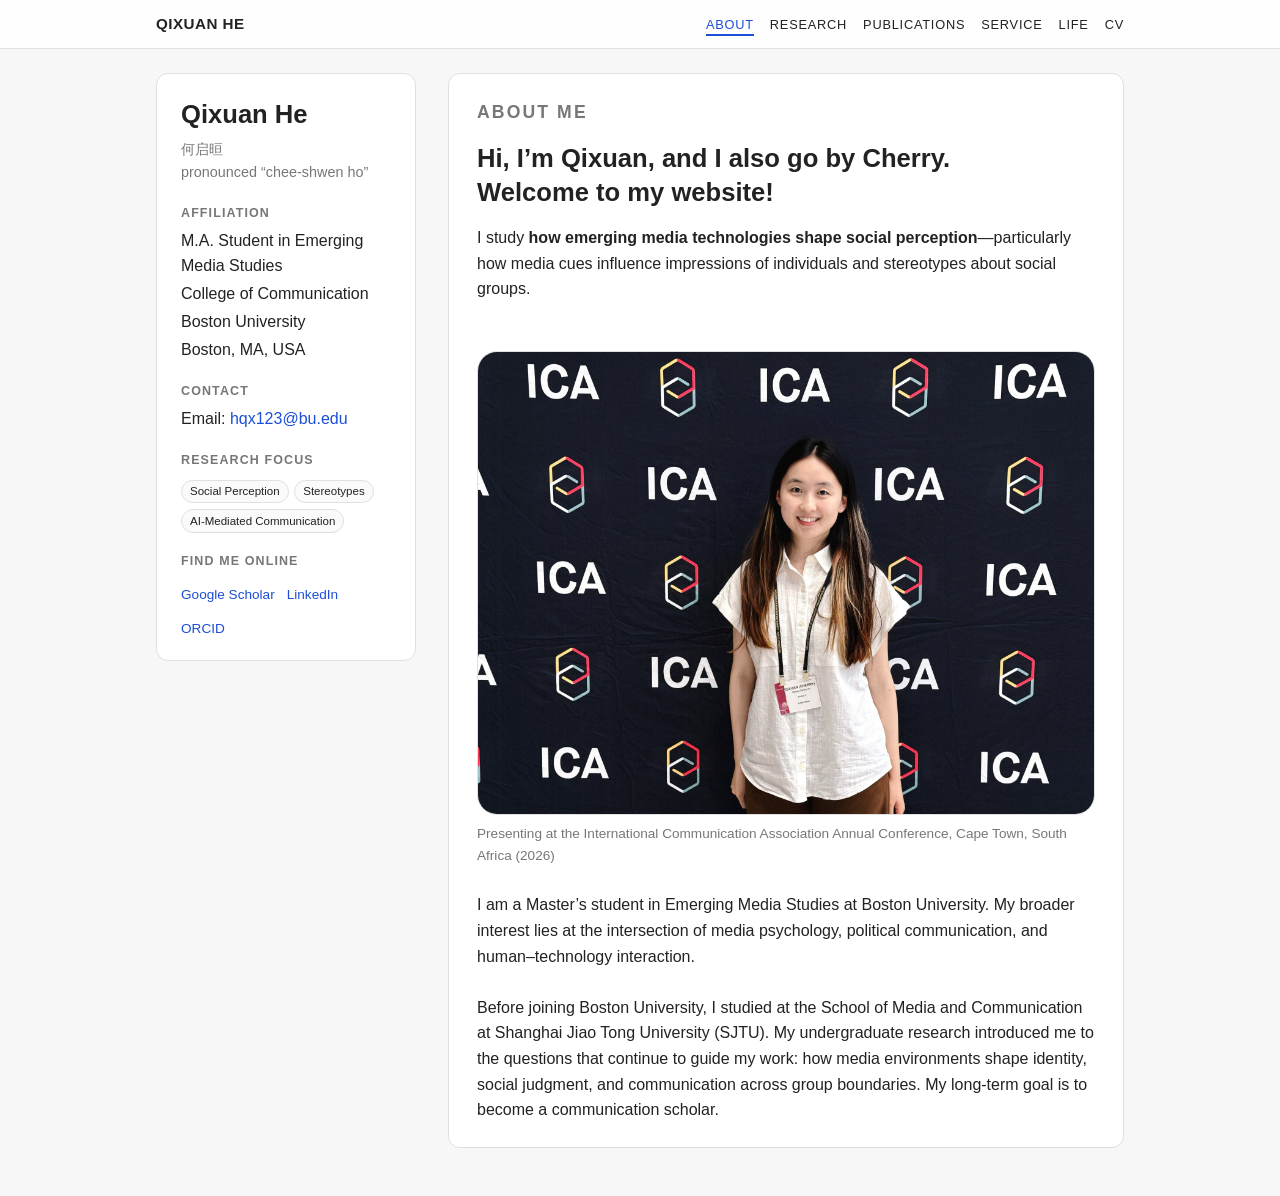
<file: index.html>
<!DOCTYPE html>
<html lang="en">
<head>
  <meta charset="UTF-8">

  <!--
    AI tools (ChatGPT) were used to help refine the wording and write
    the script connecting the navigation links to each section.
  -->

  <title>Qixuan (Cherry) He</title>

  <meta
    name="description"
    content="Qixuan He studies how emerging media technologies shape social perception, impression formation, and stereotypes."
  >

  <meta name="viewport" content="width=device-width, initial-scale=1.0">

  <link rel="stylesheet" href="style.css">
</head>

<body>

  <!-- Top navigation -->
  <header>
    <div class="nav-top">

      <div class="nav-name">QIXUAN HE</div>

      <nav>
        <ul>
          <li><a href="#about" class="nav-link active">About</a></li>
          <li><a href="#research" class="nav-link">Research</a></li>
          <li><a href="#publications" class="nav-link">Publications</a></li>
          <li><a href="#experience" class="nav-link">Service</a></li>
          <li><a href="#travel" class="nav-link">Life</a></li>

          <li>
            <a href="cv_qixuan_he_0907.pdf">CV</a>
          </li>
         </ul>
      </nav>

    </div>
  </header>


  <!-- Main body -->
  <main>

    <!-- Sidebar -->
    <aside class="sidebar">

      <h1>Qixuan He</h1>

      <div class="chinesename">
        何启晅
        <br>pronounced “chee-shwen ho”
      </div>

      <h2>Affiliation</h2>

      <p>M.A. Student in Emerging Media Studies</p>
      <p>College of Communication</p>
      <p>Boston University</p>
      <p>Boston, MA, USA</p>


      <h2>Contact</h2>

      <p>
        Email:
        <a href="mailto:hqx123@bu.edu">
          hqx123@bu.edu
        </a>
      </p>


      <h2>Research Focus</h2>

      <div class="tags">
        <span class="tag">Social Perception</span>
        <span class="tag">Stereotypes</span>
        <span class="tag">AI-Mediated Communication</span>
      </div>



      <h2>Find Me Online</h2>

      <div class="social-links">

        <a
          href="https://scholar.google.com/citations?user=4QlmQzgAAAAJ&hl=en"
          target="_blank"
          rel="noopener"
        >
          Google Scholar
        </a>

        <a
          href="https://www.linkedin.com/in/qixuan-cherry-he-9187a5327/"
          target="_blank"
          rel="noopener"
        >
          LinkedIn
        </a>

        <a
          href="https://orcid.org/0009-0003-0869-8642"
          target="_blank"
          rel="noopener"
        >
          ORCID
        </a>

      </div>

    </aside>


    <!-- Main content -->
    <div class="content">


      <!-- ABOUT -->
      <section id="about" class="content-section active">

        <h1>About Me</h1>

        <h3 class="welcome">
          Hi, I’m Qixuan, and I also go by Cherry.<br>
          Welcome to my website!
        </h3>
        
        <p>
          I study <strong>how emerging media technologies shape social perception</strong>—particularly
          how media cues influence impressions of individuals and stereotypes
          about social groups. 
        </p>

        <br>

        <img
          src="conference2.jpg"
          alt="Qixuan He presenting research at the ICA Annual Conference"
          class="single-photo"
        >

        <p class="item-meta" style="margin-top: 6px;">
          Presenting at the International Communication Association Annual Conference,
          Cape Town, South Africa (2026)
        </p>
  <p>
          <br> I am a Master’s student in Emerging Media Studies at Boston University.
          My broader interest lies at the intersection of media psychology, political communication,
          and human–technology interaction. 
        </p>
        <p>
          <br>
          Before joining Boston University, I studied at the School of Media and
          Communication at Shanghai Jiao Tong University (SJTU). My undergraduate research
          introduced me to the questions that continue to guide my work: how media
          environments shape identity, social judgment, and communication across
          group boundaries. My long-term goal is to become a communication scholar.
        </p>

      </section>


      <!-- RESEARCH -->
<section id="research" class="content-section">

  <h1>Research</h1>

  <!-- Research subpage navigation -->
  <div class="research-subnav" role="tablist" aria-label="Research sections">

    <button
      type="button"
      class="research-tab active"
      data-research-page="research-agenda-page"
      role="tab"
      aria-selected="true"
    >
      Research Agenda
    </button>

    <button
      type="button"
      class="research-tab"
      data-research-page="research-projects-page"
      role="tab"
      aria-selected="false"
    >
      Research Projects
    </button>

    <button
      type="button"
      class="research-tab"
      data-research-page="research-methods-page"
      role="tab"
      aria-selected="false"
    >
      Research Methods
    </button>

  </div>


  <!-- RESEARCH AGENDA SUBPAGE -->
  <div
    id="research-agenda-page"
    class="research-subpage active"
    role="tabpanel"
  >

    <ul class="section-list">

      <li class="research-agenda">

        <div class="item-title">
          Research Agenda
        </div>

        <p>
          My research examines how emerging media technologies shape the ways
          people perceive and evaluate social others. At the individual level,
          I study how technological and message cues influence impression
          formation and stereotype-based judgment. At the societal level, I
          investigate how representations of social groups are produced,
          circulated, and contested in digital public discourse.
        </p>

        <p>
          Across these levels, I ask when mediated communication reproduces
          existing social inequalities and when it creates opportunities to
          disrupt them. I address these questions through experimental,
          computational, survey, and qualitative methods.
        </p>


        <div class="research-question">

          <strong>
            Question 1 · Impression Formation
          </strong>

          <p>
            How do technological and message cues shape perceptions of
            individuals?
          </p>

        </div>


        <div class="research-question">

          <strong>
            Question 2 · Stereotype Formation and Circulation
          </strong>

          <p>
            How are representations of social groups constructed and
            circulated through media environments?
          </p>

        </div>


        <div class="research-question">

          <strong>
            Question 3 · Social Consequences
          </strong>

          <p>
            When do mediated perceptions reproduce or disrupt social
            inequality?
          </p>

        </div>

      </li>


      <li>

        <div class="item-title">
          Long-Term Goal
        </div>

        <p>
          My long-term goal is to become a communication scholar who connects
          psychological mechanisms with broader social and communicative
          processes. I hope to explain how emerging technologies shape
          perceptions of individuals and groups—and when those technologies
          reinforce or disrupt social inequality.
        </p>

      </li>


      <li>

        <div class="item-title">
          Doctoral Training
        </div>

        <div class="item-meta">
          I hope to pursue doctoral training in communication, with an emphasis
          on social perception, media psychology, political communication, and
          AI-mediated communication.
        </div>

      </li>


      <li>

        <div class="item-title">
          Theoretical Contribution
        </div>

        <div class="item-meta">
          I aim to develop a multilevel account of mediated social perception
          that connects individual impression formation with the production
          and circulation of group stereotypes in digital environments.
        </div>

      </li>


      <li>

        <div class="item-title">
          Social Contribution
        </div>

        <div class="item-meta">
          I hope to produce research that helps explain and reduce
          stereotype-based judgment, supports communication across group
          boundaries, and informs more equitable technology and media
          practices.
        </div>

      </li>


      <li>

        <p>
          I welcome conversations and collaborations with researchers across
          disciplines. If you would like to discuss shared research interests,
          please reach out:

          <a href="mailto:hqx123@bu.edu">
            hqx123@bu.edu
          </a>.
        </p>

      </li>

    </ul>

  </div>


  <!-- RESEARCH PROJECTS SUBPAGE -->
  <div
    id="research-projects-page"
    class="research-subpage"
    role="tabpanel"
  >

    <ul class="section-list">


      <!-- Flagship project -->
      <li class="featured-project">

        <div class="featured-label">
          Flagship Project
        </div>

        <div class="item-title">
          Master’s Thesis
        </div>

        <h3 class="project-name">
          AI-Mediated Impressions of Women Political Candidates
        </h3>

        <div class="item-meta">
          Principal Investigator (2025–present) · Boston University ·
          STAR Lab (Dr. Joshua Baldwin)
        </div>


        <div class="project-detail">

          <strong>Research Question</strong>

          <p>
            How do AI source cues interact with gendered warmth and competence
            information to shape political impression formation?
          </p>

        </div>


        <div class="project-detail">

          <strong>Theoretical Framework</strong>

          <p>
            Stereotype Content Model · Machine Heuristic ·
            Technology-Mediated Communication
          </p>

        </div>


        <div class="project-detail">

          <strong>Method</strong>

          <p>
            Online experiment · Candidate evaluation ·
            Reaction-time measurement
          </p>

        </div>


        <div class="project-detail">

          <strong>Overview</strong>

          <p>
            My master’s thesis examines how news emphasis on warmth and
            competence, AI-versus-human source cues, and AI-related heuristics
            jointly shape impressions of women political candidates. The study
            distinguishes between audiences’ explicit evaluations and the
            accessibility of stereotype-related attitudes.
          </p>

        </div>


        <div class="project-detail">

          <strong>Status</strong>

          <p>
            Data collection and manuscript preparation
          </p>

        </div>

      </li>


      <!-- Current research -->
      <li class="project-group-heading">

        <div class="item-title">
          Current Research at Boston University
        </div>

      </li>


      <li>

        <div class="item-title">

          <em>
            Research 1 · Gendered Evaluations in AI-Mediated Communication
          </em>

        </div>

        <div class="item-meta">
          Principal Investigator (2025–present) · Boston University ·
          STAR Lab (Dr. Joshua Baldwin)
        </div>

        <p>
          In a related project, I examine how people evaluate women engineering
          professionals on social media. The study compares evaluations of women
          and men and tests whether content attributed to AI creators produces
          different judgments from content attributed to human authors. The
          project measures implicit attitudes using the Implicit Association
          Test alongside explicit evaluations.
        </p>

      </li>


      <li>

        <div class="item-title">

          <em>
            Research 2 · Platformed Perceptions of Chinese International
            Students
          </em>

        </div>

        <div class="item-meta">
          Research Assistant (2026–present) · Boston University ·

          <a
            href="https://www.jiangcrsi.com"
            target="_blank"
            rel="noopener"
          >
            CRSI Lab
          </a>

          (Dr. Xiaoya Jiang)
        </div>

        <p>
          I lead a computational project examining how stereotypes and threat
          narratives about Chinese international students are produced and
          circulated in U.S. online discourse. Through human coding and
          computational text analysis, the project identifies recurring frames
          related to prejudice, national identity, and intergroup perception
          and traces how these representations develop over time.
        </p>

      </li>


      <!-- Previous research -->
      <li class="project-group-heading">

        <div class="item-title">
          Previous Research at Shanghai Jiao Tong University
        </div>

        <p class="section-introduction">
          These earlier and collaborative projects provided the conceptual and
          methodological foundations for my current research program.
        </p>

      </li>


      <li>

        <div class="item-title">

          <em>
            Related Project 1 · Platformed Motherhood on Chinese Social Media
          </em>

        </div>

        <div class="item-meta">
          Researcher (2023–2024) · Shanghai Jiao Tong University ·
          Dr. Dong Zhou
        </div>

        <p>
          Drawing on interviews with women working in China’s short-video
          industry, I examined how mom influencers pursue entrepreneurial
          opportunities while navigating platform precarity and gendered
          expectations of care, femininity, and motherhood. This work first led
          me to consider how platforms structure the conditions under which
          social identities become visible, recognizable, and evaluated.
        </p>

      </li>


      <li>

        <div class="item-title">

          <em>
            Related Project 2 · Emerging Technology and Entertainment
            Experiences
          </em>

        </div>

        <div class="item-meta">
          Researcher (2022–2024) · Shanghai Jiao Tong University ·
          Dr. Yitong Huang
        </div>

        <p>
          My earlier collaborative research examined how emerging media
          experiences, including immersive heritage experiences and esports
          participation, contribute to entertainment gratifications and
          psychological well-being. I contributed to survey design, data
          collection, statistical analysis, and manuscript development.
        </p>

        <p>
          These projects provided my foundation in research methods while
          broadening my understanding of the positive outcomes of mediated
          experience.
        </p>

      </li>

    </ul>

  </div>


  <!-- RESEARCH METHODS SUBPAGE -->
  <div
    id="research-methods-page"
    class="research-subpage"
    role="tabpanel"
  >

    <ul class="section-list">

      <li class="methods-section">

        <div class="item-title">
          Research Methods
        </div>

        <p class="section-introduction">
          I use multiple methods to connect individual psychological mechanisms
          with broader communicative processes.
        </p>


        <div class="method-group">

          <strong>Experimental</strong>

          <p>
            Online and laboratory experiments · Reaction-time measures ·
            Implicit attitudes · Psychophysiological responses
          </p>

          <span class="method-tools">
            Qualtrics · PsychoPy · Pavlovia · iMotions · Shimmer GSR+
          </span>

        </div>


        <div class="method-group">

          <strong>Computational</strong>

          <p>
            Computational text analysis · Topic modeling · Sentiment analysis ·
            Time-series analysis
          </p>

          <span class="method-tools">
            Python · R
          </span>

        </div>


        <div class="method-group">

          <strong>Survey</strong>

          <p>
            Survey design · Regression analysis ·
            Structural equation modeling
          </p>

          <span class="method-tools">
            Qualtrics · SPSS · Stata · R · AMOS
          </span>

        </div>


        <div class="method-group">

          <strong>Qualitative</strong>

          <p>
            In-depth interviews · Focus groups · Grounded theory ·
            Thematic analysis
          </p>

          <span class="method-tools">
            NVivo
          </span>

        </div>

      </li>

    </ul>

  </div>

</section>


      <!-- PUBLICATIONS -->
      <section id="publications" class="content-section">

        <h1>Publications</h1>

        <ul class="section-list">


          <li>

            <div class="item-title">
              Peer-Reviewed Journal Articles
            </div>

            <div class="item-meta publication-entry">

              Huang, Y., <strong>He, Q.</strong>, & Li, B. (2025).
              Cultural participation and psychological wellbeing:
              The mediating role of transcendence.
              <em>
                Humanities and Social Sciences Communications, 12(1)
              </em>,
              1–11.

              <a
                href="https://doi.org/10.1057/s41599-025-05691-1"
                target="_blank"
                rel="noopener"
              >
                https://doi.org/10.1057/s41599-025-05691-1
              </a>

            </div>


            <div class="item-meta publication-entry">

              Zhou, D., Xu, Y., & <strong>He, Q.</strong> (2023).
              New media use and mental health of married women:
              Mediating effects of marital quality.
              <em>Healthcare, 11(21)</em>, 2909.

              <a
                href="https://doi.org/10.3390/healthcare11212909"
                target="_blank"
                rel="noopener"
              >
                https://doi.org/10.3390/healthcare11212909
              </a>

            </div>

          </li>


          <li>

            <div class="item-title">
              Peer-Reviewed Conference Presentations
            </div>


            <div class="item-meta publication-entry">

              Liu, C., & <strong>He, Q.</strong> (2026, August).

              <em>
                When art meets ecology: The moralization of the Himalaya firework
                display as an environmental spectacle on Chinese social media.
              </em>

              Poster presented at the Association for Education in Journalism and
              Mass Communication Annual Conference, Communicating Science, Health,
              Environment, and Risk Division, New Orleans, USA.

            </div>


            <div class="item-meta publication-entry">

              Chen, S., <strong>He, Q.</strong>, & Hu, X. (2026, August).

              <em>
                Digital infrastructure as the E in E-Governance:
                A scoping review.
              </em>

              Poster presented at the Association for Education in Journalism and
              Mass Communication Annual Conference, Communication Technology
              Division, New Orleans, USA.

            </div>


            <div class="item-meta publication-entry">

              <strong>He, Q.</strong> (2026, June).

              <em>
                “I want to balance care and clicks”:
                Negotiated empowerment among grassroots mom influencers in China.
              </em>

              Paper presented at the International Communication Association
              Annual Conference, Feminist Scholarship Division,
              Cape Town, South Africa.

            </div>


            <div class="item-meta publication-entry">

              Chen, J., & <strong>He, Q.</strong> (2026, March).

              <em>
                “He made a mistake that every man would make, but she is a sl*t”:
                Gendered discourse in political sex scandals on Reddit.
              </em>

              Paper accepted for presentation at the Association for Education in
              Journalism and Mass Communication Midwinter Conference,
              Political Communication Division.

            </div>


            <div class="item-meta publication-entry">

              Baldwin, J., Hahn, L., Novozhilova, E., Andreeva, I.,
              Guvelioglu, L., Jia, D. Y., Taggart, M., Chen, Z.,
              <strong>He, Q.</strong>, Kim, W., Liu, C., & Lyu, A.
              (2026, February).

              <em>
                A scoping review of affective disposition theory of drama.
              </em>

              Paper presented at the Moral Media Conference,
              Gainesville, Florida, USA.

            </div>


            <div class="item-meta publication-entry">

              <strong>He, Q.</strong>, & Huang, Y. (2025, April).

              <em>
                Inspired by civilizational connectedness:
                How extended reality enhances entertainment gratifications
                in heritage experiences.
              </em>

              Poster presented at the SJTU–IAMCR Emerging Media Forum,
              Shanghai, China.

            </div>


            <div class="item-meta publication-entry">

              Zhou, D., <strong>He, Q.</strong>, & Luo, P. (2024, July).

              <em>
                Polarization and convergence:
                Exploring trends and causes of gender ideology changes among
                Chinese women in the digital age.
              </em>

              Paper presented at the Annual Conference of the Chinese Sociological
              Association, Gender Sociology Division, Harbin, China.

            </div>

          </li>


          <li>

            <div class="item-title publication-note">

              <em>
                For manuscript under review, in preperation, and other details, please see my full CV.
              </em>

            </div>

          </li>

        </ul>
      </section>


      <!-- TEACHING -->
      <section id="experience" class="content-section">

        <h1>Teaching & Service</h1>

        <ul class="section-list">


          <li>

            <div class="item-title">
              Teaching
            </div>

            <div class="item-meta">
              Teaching Assistant · Understanding Media · CM 180 ·
              Boston University · 2026
            </div>

          

          </li>


          <li>

            <div class="item-title">
              Conference Service
            </div>

            <div class="item-meta">

              Conference Volunteer · APSA Preconference in Political Communication
              and Politics and Computational Social Science (PaCSS) · 2026

              <br><br>

              Conference Volunteer · BU Center for Media Innovation & Social Impact ·
              Communicating Climate Summit · 2025

            </div>

          </li>


          <li>

            <div class="item-title">
              Community Research and Volunteering
            </div>

            <div class="item-meta">
              Research Interviewer · Chinese Family Panel Studies · 2024
            </div>

            <div class="multi-photos">

              <img
                src="interview1.png"
                alt="Conducting field interviews for the Chinese Family Panel Studies"
              >

              <img
                src="interview%202.png"
                alt="Fieldwork for the Chinese Family Panel Studies"
              >

            </div>


            <div class="item-meta">
              Rural Education Volunteer · Yunnan and Sichuan, China · 2022–2023
            </div>

            <div class="multi-photos">

              <img
                src="volunteer.png"
                alt="Participating in a rural education volunteer program"
              >

              <img
                src="teaching.png"
                alt="Teaching during a rural education volunteer program"
              >

            </div>

          </li>

        </ul>
      </section>


      <!-- LIFE -->
      <section id="travel" class="content-section">

        <h1>Travel & Inspiration</h1>

        <p>
          I am from Gannan Tibetan Autonomous Prefecture (甘南藏族自治州),
          a culturally diverse region on the northeastern edge of the Tibetan
          Plateau in China. Growing up where Tibetan and Han traditions coexist
          in everyday life made me curious about how people from different
          backgrounds communicate, interpret one another, and build shared
          understanding.
        </p>

        <img
          src="gannan.jpg"
          alt="Labrang Monastery in Gannan, China"
          class="single-photo"
        >

        <p class="item-meta" style="margin-top: 6px;">
          Labrang Monastery, Gannan, China (Summer 2026)
        </p>


        <ul class="section-list">

          <li>

            <div class="item-title">
              Exploring Europe
            </div>

            <p>
              During my exchange semester in the Netherlands in 2024, I traveled
              across the country and visited France, Germany, Switzerland, Norway,
              Spain, Portugal, and Belgium. Meeting people from different cultural
              and social backgrounds strengthened my interest in group perception
              and communication.
            </p>

            <p>
              These experiences made the questions behind my research more personal:
              How do people understand those they perceive as different? How do
              stereotypes create distance and conflict? How might communication
              foster recognition, empathy, and mutual understanding?
            </p>

            <br>

            <div class="multi-photos">

              <img src="amsterdam.jpg" alt="Amsterdam">
              <img src="france.jpg" alt="France">
              <img src="UN.jpg" alt="United Nations">
              <img src="museum.jpg" alt="Museum">
              <img src="am2.jpg" alt="Amsterdam">
              <img src="portu.jpg" alt="Portugal">

            </div>

            <p style="margin-top: 1rem;">
              <br>
              <em><strong>More journeys—and more conversations—to come.</strong></em>
            </p>

          </li>

        </ul>
      </section>


     

    </div>
  </main>


  <script>

  // Main navigation: show the selected main section.

  const navLinks = document.querySelectorAll(".nav-link");
  const sections = document.querySelectorAll(".content-section");

  navLinks.forEach((link) => {

    link.addEventListener("click", (event) => {

      event.preventDefault();

      const targetId = link.getAttribute("href").substring(1);

      navLinks.forEach((navLink) => {
        navLink.classList.remove("active");
      });

      link.classList.add("active");

      sections.forEach((section) => {

        if (section.id === targetId) {
          section.classList.add("active");
        } else {
          section.classList.remove("active");
        }

      });

      window.scrollTo({
        top: 0,
        behavior: "smooth"
      });

    });

  });


  // Research navigation: show the selected research subpage.

  const researchTabs = document.querySelectorAll(".research-tab");
  const researchSubpages = document.querySelectorAll(".research-subpage");

  researchTabs.forEach((tab) => {

    tab.addEventListener("click", () => {

      const targetPageId = tab.dataset.researchPage;

      researchTabs.forEach((researchTab) => {

        researchTab.classList.remove("active");
        researchTab.setAttribute("aria-selected", "false");

      });

      researchSubpages.forEach((subpage) => {

        if (subpage.id === targetPageId) {
          subpage.classList.add("active");
        } else {
          subpage.classList.remove("active");
        }

      });

      tab.classList.add("active");
      tab.setAttribute("aria-selected", "true");

    });

  });

</script>

</body>
</html>
</file>
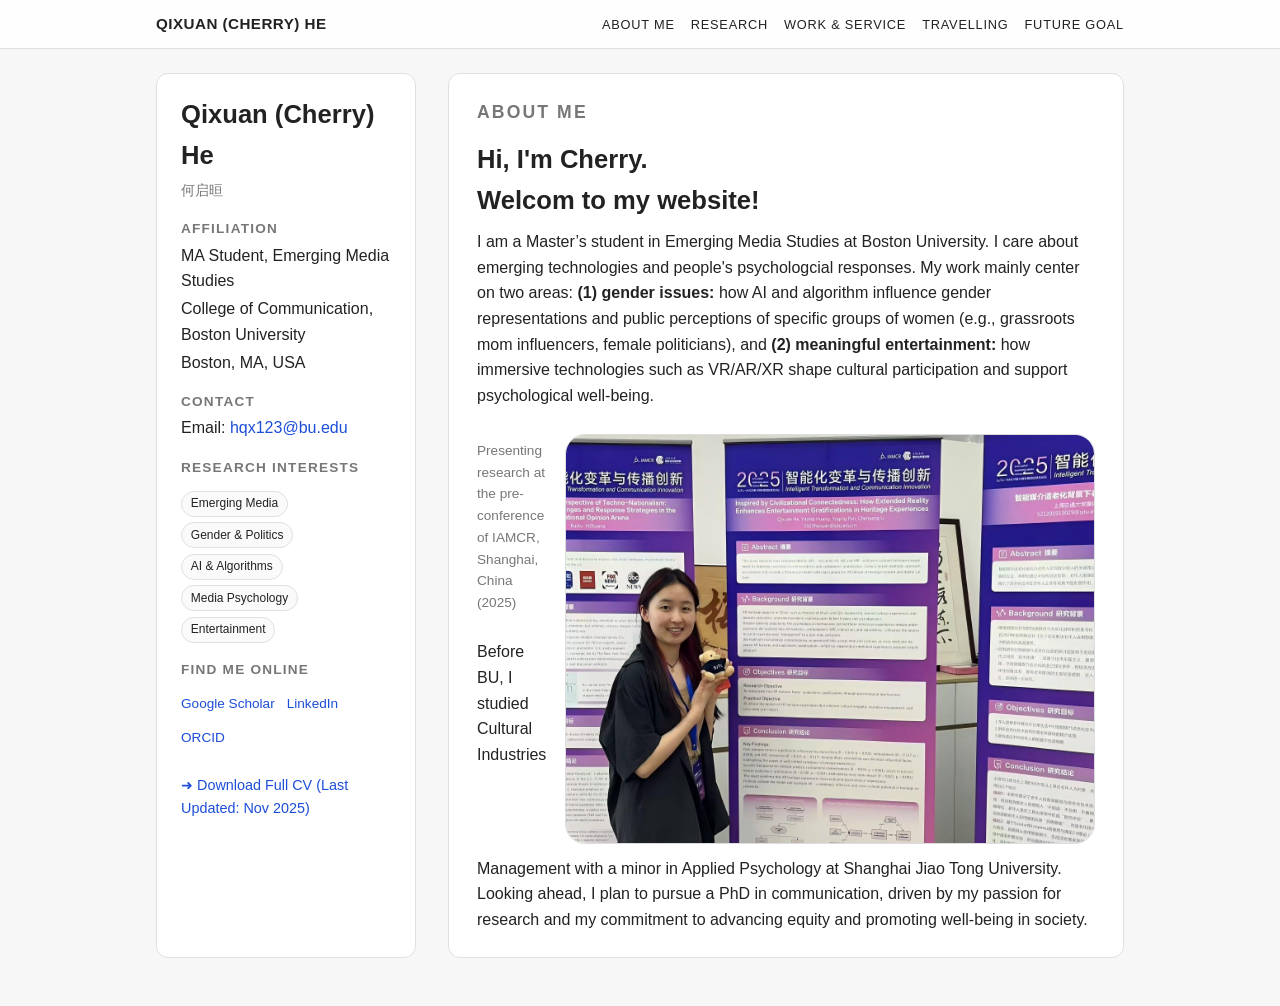
<file: final_cherry.html>
<!DOCTYPE html>
<html lang="en">
<head>
  <meta charset="UTF-8">
 <!-- AI tools (ChatGPT) were used to (1) help with wording, and (2)write "script" part to connect navigation and each page, which is not tought in class but benefits the clarity of the website . -->
  <title>Qixuan (Cherry) He</title>
  <meta name="viewport" content="width=device-width, initial-scale=1.0">

  <!-- style -->
  <link rel="stylesheet" href="final_cherry.css">
</head>
<body>

  <!-- top navigation -->
  <header>
    <div class="nav-top">
      <div class="nav-name">QIXUAN (CHERRY) HE</div>
      <nav>
        <ul>
          <li><a href="#about" class="nav-link">About Me</a></li>
          <li><a href="#research" class="nav-link">Research</a></li>
          <li><a href="#experience" class="nav-link">Work & Service</a></li>
          <li><a href="#travel" class="nav-link">travelling</a></li>
          <li><a href="#future" class="nav-link">Future Goal</a></li>
        </ul>
      </nav>
    </div>
  </header>

  <!-- main body -->
  <main>
    <!-- left information -->
    <aside class="sidebar">
      <h1>Qixuan (Cherry) He</h1>
      <div class="chinesename">何启晅</div>

      <h2>Affiliation</h2>
      <p>MA Student, Emerging Media Studies</p>
      <p>College of Communication, Boston University</p>
      <p>Boston, MA, USA</p>

      <h2>Contact</h2>
      <p>Email: <a href="mailto:hqx123@bu.edu">hqx123@bu.edu</a></p>

      <h2>Research Interests</h2>
      <div class="tags">
        <span class="tag">Emerging Media</span>
        <span class="tag">Gender & Politics</span>
        <span class="tag">AI & Algorithms</span>
        <span class="tag">Media Psychology</span>
        <span class="tag">Entertainment</span>
      </div>

      <h2>Find Me Online</h2>
      <div class="social-links">
        <a href="https://scholar.google.com/citations?user=4QlmQzgAAAAJ&hl=en" target="_blank" rel="noopener">Google Scholar</a>
        <a href="https://www.linkedin.com/in/qixuan-cherry-he-9187a5327/" target="_blank" rel="noopener">LinkedIn</a>
        <a href="https://orcid.org/0009-0003-0869-8642" target="_blank" rel="noopener">ORCID</a>
      </div>
      <br>
      <p class="cv-link">
        <a href="CV_Cherry%20He_RA_1109.pdf" target="_blank" rel="noopener">
          ➜ Download Full CV (Last Updated: Nov 2025)
        </a>
      </p>
    </aside>

    <!-- right information -->
    <div class="content">

    <!-- ABOUT (open page) -->
      <section id="about" class="content-section active">
        <h1>About Me</h1>
     
          <h3 class="welcome">Hi, I'm Cherry.<br> Welcom to my website!</h3>
         
          <p>
           I am a Master’s student in Emerging Media Studies at Boston University. I care about emerging technologies and people's psychologcial responses. My work mainly center on two areas:
<strong>(1) gender issues:</strong> how AI and algorithm influence gender representations and public perceptions of specific groups of women (e.g., grassroots mom influencers, female politicians), and
<strong>(2) meaningful entertainment:</strong> how immersive technologies such as VR/AR/XR shape cultural participation and support psychological well-being.
          </p>
          <br>
          <img src="conference.jpg" alt="cherryconference.jpg" class="single-photo float-right"
              >
          <p class="item-meta" style="margin-top:6px;">
            Presenting research at the pre-conference of IAMCR, Shanghai, China (2025)
          </p>
          <p>
            <br>
            Before BU, I studied Cultural Industries Management with a minor in Applied Psychology at Shanghai Jiao Tong University. Looking ahead, I plan to pursue a PhD in communication, driven by my passion for research and my commitment to advancing equity and promoting well-being in society.
          </p>
  
      </section>


     <!-- RESEARCH -->
<section id="research" class="content-section">
  <h1>Research</h1>

  <ul class="section-list">

    <!-- 1. RESEARCH SKILLS -->
    <li>
      <div class="item-title">Research Skills</div>
      <div class="item-meta">
        <strong>Quantitative:</strong> Experiments, surveys, topic modeling (LDA/BERT), statistical analysis (SPSS, Stata, R, Python)<br>
        <strong>Qualitative:</strong> Grounded theory, in-depth interviews, thematic analysis (NVivo)
      </div>
    </li>


    <!-- 2. RESEARCH PROJECTS -->
    <li style="margin-top: 1.5rem;">
      <div class="item-title">Research Projects</div>
    </li>

    <li>
      <div class="item-title"><em>Project 1 - AI Generated Content & Counter-Stereotypes</em></div>
      <div class="item-meta">
        Principal Investigator (2025–present) · Boston University · STAR Lab (Dr. Joshua Baldwin)
      </div>
      <p>
        Experimental projects examining how AI-generated figures influence audience
        implicit gender-roles attitudes.
      </p>
    </li>

    <li>
      <div class="item-title"><em>Project 2 - Immigration Debates on U.S. Social Media</em></div>
      <div class="item-meta">
        Research Assistant (2025–present) · Boston University · CRCSI Lab (Dr. Xiaoya Jiang)
      </div>
      <p>
        Assisting with coding and analysis of large-scale social media data to understand political polarization,
        misinformation patterns, and thematic framing in online immigration discourse.
      </p>
    </li>

    <li>
      <div class="item-title"><em>Project 3 - New Media Use & Chinese Women’s Well-being</em></div>
      <div class="item-meta">
        Research Assistant (2023–2024) · Shanghai Jiao Tong University · Dr. Dong Zhou
      </div>
      <p>
        Contributed to analyze natioanl survey data and statistical modeling examining how new media use shapes Chinese married women’s
        mental health, with a focus on marital quality as a mediating factor.<br>
    
      </p>
    </li>

    <li>
      <div class="item-title"><em>Project 4 - Emerging Technology & Entertainment Experiences</em></div>
      <div class="item-meta">
        Research Assistant (2022–2024) · Shanghai Jiao Tong University · Dr. Yitong Huang
      </div>
      <p>
        Participated in survey desiagn, data collection, data analysis, paper draft, exploring (1) how cultural participation (active v.s. passive) influence psychological well-being through transendence traits; (2) how immersive technologies
        enhance entertainment gratifications and cultural engagement.
      </p>
    </li>


    <!-- 3. PUBLICATIONS -->
    <li style="margin-top: 1.5rem;">
      <div class="item-title">Publications</div>
    </li>

    <li>
      <div class="item-title"><em>Peer-reviewed Journal Publications</em></div>
      <div class="item-meta">
        Zhou, D., Xu, Y., & <strong>He, Q.</strong> (2023). New Media Use and Mental Health of Married Women: Mediating Effects of Marital Quality. <em>Healthcare, 11(21)</em>, 2909. <a href="https://doi.org/10.3390/healthcare11212909" target="_blank" rel="noopener">https://doi.org/10.3390/healthcare11212909</a> 
      </div>
      <div class="item-meta" style="margin-top: 5px;">
        Huang, Y., <strong>He, Q.</strong>, & Li, B. (2025). Cultural participation and psychological wellbeing: the mediating role of transcendence. <em>Humanities and Social Sciences Communications, 12(1)</em>, 1–11. <a href="https://doi.org/10.1057/s41599-025-05691-1" target="_blank" rel="noopener">https://doi.org/10.1057/s41599-025-05691-1</a> 
      </div>
    </li>

    <li style="margin-top: 1rem;">
      <div class="item-title"><em>Peer-reviewed Conference Presentations</em></div>

      <div class="item-meta">
        Zhou, D., <strong>He, Q.</strong>, & Luo, P. (2024, July). <em>Polarization and Convergence: Exploring Trends and Causes of Gender Ideology Changes among Chinese Women in the Digital Age.</em>  
        Paper presented at the Annual Conference of the Chinese Sociological Association, Harbin, China.
      </div>

      <div class="item-meta" style="margin-top: 5px;">
        <strong>He, Q.</strong>, & Huang, Y. (2025, April). <em>Inspired by Civilizational Connectedness: How Extended Reality Enhances Entertainment Gratifications in Heritage Experiences.</em>  
        Poster presented at the 2025 SJTU–IAMCR Emerging Media Forum, Shanghai, China.
      </div>

      <div class="item-meta" style="margin-top: 5px;">
        <strong>He, Q.</strong> (2026, under review). <em>“I want to balance care and clicks”: Negotiated empowerment among grassroots mom influencers in China.</em>  
        International Communication Association Annual Conference.
      </div>

      <div class="item-meta" style="margin-top: 5px;">
        <strong>He, Q.</strong>, & Liu, C. (2026, under review). <em>When art meets ecology: Public perceptions of the Himalaya Firework Display on Chinese social media.</em>  
        International Communication Association Annual Conference.
      </div>
    </li>

  </ul>
</section>


      <!-- PROFESSIONAL EXPERIENCE -->
      <section id="experience" class="content-section">
        <h1>Professional Experience</h1>
        <ul class="section-list">
          <!-- Skill sets -->
          <li>
            <div class="item-title">Professional Skills </div>
            <div class="item-meta">
              <strong>Develop:</strong> Game design (Claud), web prototyping (Phoenix)<br>
              <strong>Design:</strong> Poster (Canva), UI/UX design(Figma)<br>
              <strong>Analysis:</strong> UI/UX thinking, data analysis (SPSS, Stata, Excel)

            </div>
          </li>
          <!-- Internships -->
          <li>
            <div class="item-title">Internships</div>
            <div class="item-meta">
             Quantitative User Research Intern | Insightworks | Shanghai | 2025
            </div>
            
            <p>
              Involved in user recruiment, experiment data collection and data visualization about several cosmetic products, such as L'Oréal facial cream.
            </p>
            
            <div class="item-meta">
             Healthcare Branding Intern | Hospitals Affiliated with SJTU | Shanghai | 2024
            </div>
            <p>
              Collaborated with medical and communication teams to enhance patient-centered engagement strategies.
            </p>
          </li>

          <!-- Student organization -->
          <li>
            <div class="item-title">Student Leaderships </div>
            <div class="item-meta">
             Head of Student Publicity Department | History Museum of SJTU | 2022-2023
            </div>
            <p>
             (1) Managed the museum’s official website and media platforms, publishing timely news and announcements. (2) Designed promotional materials, produced photos and videos to document and publicize museum events.
            </p>
                <div class="item-meta">
             President of Youth Volunteers Association | SJTU | 2022-2023
            </div>
            <p>
             Coordinated volunteer teams,  liaised with partner organizations, managed event logistics. Successfully organized 10+ volunteer events
            </p>
          </li>

          <!-- Volunteer -->
          <li>
            <div class="item-title">Volunteer Works</div>
            <div class="item-meta">
             Conference Volunteer | BU COM’s Center for Media Innovation & Social Impact (MISI) · “Communicating Climate” Summit | 2025
            </div>
            <br>
            <div class="item-meta">
             National Survey Interviewer | Chinese Family Panel Studies | 2024
              </div>
             <div class="multi-photos">
          <!-- pictures -->
          <img src="interview1.png" alt="Interview photo 1">
          <img src="interview%202.png" alt="Interview photo 2">
        </div>
        
            
          <div class="item-meta">
             Chinese Rural Area Teaching Volunteer | Yunnan, Sichuan Province | 2022-2023
            </div>
            <div class="multi-photos">
          <!-- pictures -->
          <img src="volunteer.png" alt="teaching photo 1">
          <img src="teaching.png" alt="teaching photo 2">
        </div>
             
            
             <div class="item-meta">
             International Marathon Event Volunteer | Shanghai Internatioanl Marathon Events | 2021-2023
            </div>
          </li>

        </ul>
      </section>

     <!-- Travelling -->
<section id="travel" class="content-section">
  <h1>Travelling</h1>



  <p>
    I am from the Tibetan Autonomous Prefecture of Gannan (甘南藏族自治州), a region in northwestern China known for its 
    breathtaking plateau landscapes and cultural richness. Growing up in a place where grasslands stretch toward the horizon, 
    and where Tibetan and Han traditions coexist in everyday life, I developed a natural curiosity for cultures, people, and 
    stories beyond my hometown.
  </p>

  <img src="gannan.jpg" alt="Gannan"
       class="single-photo float-right">
  <p class="item-meta" style="margin-top:6px;">
    Zagana, Gannan, China (Summer 2024)
  </p>

  <ul class="section-list">

    <li>
      <div class="item-title">Exploring Europe</div>
    

      <p>
        During my semester in the Netherlands, I explored many corners of the country—from museums and canals to small towns 
        and nature reserves. Beyond the Netherlands, I visited France, Germany, Switzerland, Norway, Spain, Portugal, and Belgium, 
        each offering its own unique histories, architectures, and ways of living. These travels deepened my interest in how media, 
        culture, and everyday experience shape one another across societies.
      </p>
<br>
      <div class="multi-photos">
        <img src="amsterdam.jpg" alt="Amsterdam">
        <img src="france.jpg" alt="France">
        <img src="UN.jpg" alt="United Nations">
        <img src="museum.jpg" alt="Museum">
        <img src="am2.jpg" alt="Amsterdam photo 2">
        <img src="portu.jpg" alt="Portugal">
      </div>

      <p style="margin-top: 1rem;">
        <em><strong>More journeys to come.</strong></em>
      </p>
    </li>

  </ul>
</section>


      <!-- FUTURE GOAL -->
      <section id="future" class="content-section">
        <h1>Future Goal</h1>
        <p>
          In the long term, I hope to pursue a research-oriented career at the intersection of media psychology,
          political communication, and technology studies.
        </p>
        <p>
         <br> I am committed to pursuing:
        </p>
        <ul class="section-list">
          <li>
            <div class="item-title">PhD  Path</div>
            <div class="item-meta">
              Pursuing a PhD in communication or related fields, focusing on AI-mediated communication and gender issues.
            </div>
          </li>
          <li>
            <div class="item-title">Research Goals</div>
            <div class="item-meta">
              Building empirical and theoretical work on how AI systems represent marginalized groups and how we can
              design fairer, more accountable media technologies.
            </div>
          </li>
          <li>
            <div class="item-title">Social Impact</div>
            <div class="item-meta">
              Bridging Chinese and global perspectives on media, technology, and inequality, and contributing to
              public-facing communication projects that promote equity and understanding.
            </div>
          </li>
        </ul>
        <p> <br>I really welcome collaboration with researchers in different disciplines. If you'd like to discuss my research interests, please reach out:
      <a href="mailto:hqx123@bu.edu" >hqx123@bu.edu</a>.</p>
      </section>

    </div>
  </main>





  <script>
  // Note: I learn this part from ChatGPT.
  // page logic：activate current section
  const navLinks = document.querySelectorAll('.nav-link');
  const sections = document.querySelectorAll('.content-section');

  navLinks.forEach(link => {
    link.addEventListener('click', (e) => {
      e.preventDefault();
      const targetId = link.getAttribute('href').substring(1);

      // update nav activr
      navLinks.forEach(l => l.classList.remove('active'));
      link.classList.add('active');

      // show the section，hide others
      sections.forEach(sec => {
        if (sec.id === targetId) {
          sec.classList.add('active');
        } else {
          sec.classList.remove('active');
        }
      });
    });
  });

</script>

</body>
</html>
</file>
<file: style.css>
:root {
  --bg: #f7f7f7;
  --bg-alt: #ffffff;
  --text: #222222;
  --muted: #777777;
  --accent: #1d4ed8;
  --border: #e0e0e0;
  --max-width: 1000px;
}


/* Reset default browser spacing and ensure consistent sizing */

* {
  box-sizing: border-box;
  margin: 0;
  padding: 0;
}


html {
  scroll-behavior: smooth;
}


body {
  font-family: Geneva, Arial, Helvetica, sans-serif;
  background: var(--bg);
  color: var(--text);
  line-height: 1.6;
}


p {
  font-size: 1rem;
}


a {
  color: var(--accent);
  text-decoration: none;
}


a:hover {
  text-decoration: underline;
}


a:visited {
  color: var(--accent);
}


a:active {
  color: var(--muted);
}


/* Top navigation */

header {
  border-bottom: 1px solid var(--border);
  background: #ffffffcc;
  backdrop-filter: blur(10px);
  position: sticky;
  top: 0;
  z-index: 10;
}


.nav-top {
  max-width: var(--max-width);
  margin: 0 auto;
  padding: 0.75rem 1rem;
  display: flex;
  align-items: center;
  justify-content: space-between;
  gap: 1rem;
}


.nav-name {
  font-weight: 700;
  letter-spacing: 0.03em;
  font-size: 0.95rem;
  white-space: nowrap;
}


nav ul {
  list-style: none;
  display: flex;
  flex-wrap: wrap;
  justify-content: flex-end;
  gap: 1rem;
  font-size: 0.9rem;
}


nav a {
  color: var(--text);
  text-transform: uppercase;
  letter-spacing: 0.06em;
  font-size: 0.8rem;
  padding-bottom: 2px;
  border-bottom: 2px solid transparent;
}


nav a:visited {
  color: var(--text);
}


nav a:hover {
  color: var(--muted);
  text-decoration: none;
}


nav a.active {
  color: var(--accent);
  border-bottom-color: var(--accent);
}


/* Two-column layout: sidebar and main content */

main {
  max-width: var(--max-width);
  margin: 1.5rem auto 3rem;
  padding: 0 1rem;
  display: grid;
  grid-template-columns: minmax(220px, 260px) minmax(0, 1fr);
  gap: 2rem;
}


/* Sidebar */

.sidebar {
  align-self: start;
  background: var(--bg-alt);
  border-radius: 0.75rem;
  padding: 1.25rem 1.5rem;
  border: 1px solid var(--border);
  font-size: 0.9rem;
}


.sidebar h1 {
  font-size: 1.6rem;
  margin-bottom: 0.2rem;
}


.sidebar .chinesename {
  font-size: 0.9rem;
  color: var(--muted);
  margin-bottom: 1rem;
}


.research-identity {
  padding: 0.9rem 0;
  margin-bottom: 0.5rem;
  border-top: 1px solid var(--border);
  border-bottom: 1px solid var(--border);
  font-size: 0.92rem;
  line-height: 1.55;
  font-weight: 500;
}


.sidebar h2 {
  margin-top: 1.2rem;
  margin-bottom: 0.25rem;
  font-weight: 600;
  font-size: 0.78rem;
  text-transform: uppercase;
  letter-spacing: 0.09em;
  color: var(--muted);
}


.sidebar p {
  margin: 0.15rem 0;
}


.sidebar .tags {
  margin-top: 0.55rem;
  display: flex;
  flex-wrap: wrap;
  gap: 0.35rem;
}


.tag {
  font-size: 0.72rem;
  line-height: 1.4;
  padding: 0.18rem 0.5rem;
  border-radius: 999px;
  border: 1px solid var(--border);
  background: #fafafa;
}


.social-links {
  margin-top: 0.75rem;
  display: flex;
  flex-wrap: wrap;
  gap: 0.75rem;
  font-size: 0.85rem;
}


.social-links a {
  display: inline-flex;
  align-items: center;
  gap: 0.25rem;
}


.cv-link {
  margin-top: 1rem !important;
  font-size: 0.9rem;
}


.cv-date {
  color: var(--muted);
  font-size: 0.75rem !important;
}


/* Main content */

.content {
  display: flex;
  flex-direction: column;
  gap: 2rem;
}


/* Hide inactive sections */

.content-section {
  display: none;
  background: var(--bg-alt);
  border-radius: 0.75rem;
  border: 1px solid var(--border);
  padding: 1.5rem 1.75rem;
}


/* Display active section */

.content-section.active {
  display: block;
}


.content-section h1 {
  font-size: 1.1rem;
  text-transform: uppercase;
  letter-spacing: 0.12em;
  margin-bottom: 1rem;
  color: var(--muted);
}


/* About */

.welcome {
  font-size: 1.6rem;
  line-height: 1.3;
  margin-bottom: 1rem;
}


.about-lead {
  font-size: 1.08rem;
  line-height: 1.65;
  font-weight: 600;
  margin-bottom: 0.9rem;
}


/* Lists */

.section-list {
  list-style: none;
  font-size: 0.95rem;
  margin-top: 0.5rem;
}


.section-list li + li {
  margin-top: 1.2rem;
}


.item-title {
  font-weight: 600;
  margin-bottom: 0.25rem;
}


.item-meta {
  font-size: 0.85rem;
  color: var(--muted);
}


.section-introduction {
  color: var(--muted);
  margin-top: 0.4rem;
}


/* Research agenda */

.research-agenda {
  padding-bottom: 1.2rem;
  border-bottom: 1px solid var(--border);
}


.research-agenda > .item-title {
  font-size: 1.25rem;
  margin-bottom: 0.65rem;
}


.research-agenda > p {
  margin-top: 0.75rem;
}


.research-question {
  margin-top: 1rem;
  padding-left: 0.9rem;
  border-left: 3px solid var(--accent);
}


.research-question strong {
  font-size: 0.9rem;
}


.research-question p {
  margin-top: 0.2rem;
  color: var(--muted);
}


/* Flagship thesis project */

.featured-project {
  margin-top: 1.5rem !important;
  padding: 1.25rem;
  background: #f8faff;
  border: 1px solid #cbd8f7;
  border-radius: 0.6rem;
}


.featured-label {
  display: inline-block;
  margin-bottom: 0.5rem;
  color: var(--accent);
  font-size: 0.72rem;
  font-weight: 700;
  text-transform: uppercase;
  letter-spacing: 0.1em;
}


.featured-project > .item-title {
  font-size: 0.85rem;
  color: var(--muted);
  text-transform: uppercase;
  letter-spacing: 0.08em;
}


.project-name {
  margin: 0.25rem 0 0.5rem;
  font-size: 1.3rem;
  line-height: 1.35;
}


.project-detail {
  margin-top: 1rem;
}


.project-detail strong {
  display: block;
  margin-bottom: 0.15rem;
  font-size: 0.82rem;
  color: var(--muted);
  text-transform: uppercase;
  letter-spacing: 0.06em;
}


.project-detail p {
  font-size: 0.94rem;
}


/* Methods */

.methods-section {
  margin-top: 1.7rem !important;
  padding-top: 1.25rem;
  border-top: 1px solid var(--border);
}


.methods-section > .item-title {
  font-size: 1.25rem;
}


.method-group {
  margin-top: 1rem;
  padding-bottom: 0.85rem;
  border-bottom: 1px solid var(--border);
}


.method-group:last-child {
  border-bottom: none;
}


.method-group strong {
  color: var(--text);
}


.method-group p {
  margin-top: 0.2rem;
  font-size: 0.92rem;
}


.method-tools {
  display: block;
  margin-top: 0.25rem;
  color: var(--muted);
  font-size: 0.8rem;
}


/* Publications */

.publication-entry {
  margin-top: 0.9rem;
  padding-bottom: 0.9rem;
  border-bottom: 1px solid var(--border);
  line-height: 1.6;
}


.publication-entry:last-child {
  border-bottom: none;
}


.publication-note {
  color: var(--muted);
  font-weight: 400;
}


/* Images */

.single-photo {
  display: block;
  clear: both;
  width: 100%;
  height: auto;
  margin: 24px 0 8px;
  border: 1px solid var(--border);
  border-radius: 20px;
}


.float-right {
  float: right;
  margin: 0 0 0.75rem 1rem;
}


.multi-photos {
  margin-top: 0.75rem;
  margin-bottom: 1rem;
  display: flex;
  flex-wrap: wrap;
  gap: 0.75rem;
}


.multi-photos img {
  width: 280px;
  max-width: 100%;
  height: 200px;
  object-fit: cover;
  border-radius: 12px;
  border: 1px solid var(--border);
}


/* Responsive layout */

@media (max-width: 768px) {

  .nav-top {
    align-items: flex-start;
  }

  nav ul {
    gap: 0.55rem 0.8rem;
  }

  nav a {
    font-size: 0.7rem;
  }

  main {
    grid-template-columns: 1fr;
  }

  .sidebar {
    position: static;
  }

  .content-section {
    padding: 1.25rem;
  }

  .multi-photos img {
    width: calc(50% - 0.375rem);
    height: auto;
    aspect-ratio: 7 / 5;
  }

}


@media (max-width: 520px) {

  .nav-top {
    flex-direction: column;
  }

  nav ul {
    justify-content: flex-start;
  }

  .welcome {
    font-size: 1.35rem;
  }

  .featured-project {
    padding: 1rem;
  }

  .multi-photos img {
    width: 100%;
    aspect-ratio: auto;
  }

}

/* Research subpage navigation */

.research-subnav {
  display: flex;
  flex-wrap: wrap;
  gap: 0.6rem;
  margin-bottom: 1.5rem;
  padding-bottom: 1rem;
  border-bottom: 1px solid var(--border);
}


.research-tab {
  appearance: none;
  border: 1px solid var(--border);
  border-radius: 999px;
  background: #ffffff;
  color: var(--muted);
  padding: 0.45rem 0.85rem;
  font-family: inherit;
  font-size: 0.78rem;
  font-weight: 600;
  line-height: 1.4;
  cursor: pointer;
  transition:
    color 0.2s ease,
    border-color 0.2s ease,
    background 0.2s ease;
}


.research-tab:hover {
  color: var(--accent);
  border-color: var(--accent);
}


.research-tab.active {
  color: #ffffff;
  background: var(--accent);
  border-color: var(--accent);
}


.research-tab:focus-visible {
  outline: 3px solid rgba(29, 78, 216, 0.22);
  outline-offset: 2px;
}


/* Hide inactive research subpages */

.research-subpage {
  display: none;
}


.research-subpage.active {
  display: block;
}


/* Project group headings */

.project-group-heading {
  margin-top: 2rem !important;
  padding-top: 1.2rem;
  border-top: 1px solid var(--border);
}


.project-group-heading > .item-title {
  font-size: 1.1rem;
}


/* The Methods section is now its own subpage */

.research-subpage .methods-section {
  margin-top: 0 !important;
  padding-top: 0;
  border-top: none;
}


/* Responsive research navigation */

@media (max-width: 520px) {

  .research-subnav {
    display: grid;
    grid-template-columns: 1fr;
  }

  .research-tab {
    width: 100%;
    text-align: left;
    border-radius: 0.45rem;
  }

}
</file>
<file: final_cherry.css>
:root {
  --bg: #f7f7f7;
  --bg-alt: #ffffff;
  --text: #222222;
  --muted: #777777;
  --accent: #1d4ed8;
  --border: #e0e0e0;
  --max-width: 1000px; /* screen width */
}

/* Reset default browser spacing and ensure consistent sizing */
* {
  box-sizing: border-box;
  margin: 0; /* outside distance */
  padding: 0; /* inside distance */
}

body {
  font-family: Geneva, Arial, Helvetica, sans-serif;;
  background: var(--bg);
  color: var(--text);
  line-height: 1.6;
}

p {
  font-size: 1rem; 
}


a {
  color: var(--accent);
  text-decoration: none;
}

a:hover {
  text-decoration: underline;
}

a:visited {
  color: var(--accent);
}

a:active {
  color:var(--muted);
}


/* top navi */
header {
  border-bottom: 1px solid var(--border);
  background: #ffffffcc;
  backdrop-filter: blur(10px);
  position: sticky; /* keep position*/
  top: 0;
  z-index: 10; 
}

.nav-top {
  max-width: var(--max-width);
  margin: 0 auto;
  padding: 0.75rem 1rem;
  display: flex;
  align-items: center;
  justify-content: space-between;
}

.nav-name {
  font-weight: 700;
  letter-spacing: 0.03em;
  font-size: 0.95rem;
}

nav ul {
  list-style: none;
  display: flex;
  gap: 1rem;
  font-size: 0.9rem;
}

nav a {
  color: var(--text);
  text-transform: uppercase;
  letter-spacing: 0.06em;
  font-size: 0.8rem;
  padding-bottom: 2px;
  border-bottom: 2px solid transparent;
}

nav a:hover {
  color: var(--muted);
}

nav a.active {
  color: var(--accent);
  border-bottom-color: var(--accent);
}

/* I learned this pattern:CSS Grid for a two-column layout (sidebar + main content) */
main {
  max-width: var(--max-width);
  margin: 1.5rem auto 3rem;
  padding: 0 1rem;
  display: grid;
  grid-template-columns: minmax(220px, 260px) minmax(0, 1fr);
  gap: 2rem;
}

@media (max-width: 768px) {
  main {
    grid-template-columns: 1fr;
  }
}


.sidebar {
  background: var(--bg-alt);
  border-radius: 0.75rem;
  padding: 1.25rem 1.5rem;
  border: 1px solid var(--border);
  font-size: 0.9rem;
}

.sidebar h1 {
  font-size: 1.6rem;
  margin-bottom: 0.2rem;
}

.sidebar .chinesename {
  font-size: 0.9rem;
  color: var(--muted);
  margin-bottom: 0.75rem;
}

.sidebar h2 {
  margin-top: 1rem;
  font-weight: 600;
  font-size: 0.85rem;
  text-transform: uppercase;
  letter-spacing: 0.09em;
  color: var(--muted);
}

.sidebar p {
  margin: 0.15rem 0;
}

.sidebar .tags {
  margin-top: 0.75rem;
  display: flex;
  flex-wrap: wrap;
  gap: 0.35rem;
}

.tag {
  font-size: 0.75rem;
  padding: 0.15rem 0.55rem;
  border-radius: 999px;
  border: 1px solid var(--border);
  background: #fafafa;
  white-space: nowrap;/*keeping each tag on a single line*/
}

.social-links {
  margin-top: 0.75rem;
  display: flex;
  flex-wrap: wrap;
  gap: 0.75rem;
  font-size: 0.85rem;
}

.social-links a {
  display: inline-flex;
  align-items: center;
  gap: 0.25rem;
}

.cv-link {
  margin-top: 0.5rem;
  font-size: 0.9rem;
}

/* main content */
.content {
  display: flex;
  flex-direction: column;
  gap: 2rem;
}

/* hide sections */
.content-section {
  display: none;
  background: var(--bg-alt);
  border-radius: 0.75rem;
  border: 1px solid var(--border);
  padding: 1.5rem 1.75rem;
}

/* active section */
.content-section.active {
  display: block;
}


.content-section h1 {
  font-size: 1.1rem;
  text-transform: uppercase;
  letter-spacing: 0.12em;
  margin-bottom: 0.8rem;
  color: var(--muted);
}

/* Main Body Style */
.welcome {
  font-size: 1.6rem;
  margin-bottom: 0.5rem;
}


.section-list {
  list-style: none;
  font-size: 0.95rem;
  margin-top: 0.5rem;
}

    /* space between list*/
.section-list li + li { 
  margin-top: 0.9rem; 
}

.item-title {
  font-weight: 600;
}

.item-meta {
  font-size: 0.85rem;
  color: var(--muted);
}

.single-photo {
  width: 530px;
  height: 410px;
  border-radius: 20px;
  border: 1px solid #ddd;
}


.float-right {
  float: right;
  margin: 0 0 0.75rem 1rem;
}


.multi-photos {
  margin-bottom: 1rem;
  display: flex;
  flex-wrap: wrap;/* automatically next line */
  gap: 0.75rem;
}

.multi-photos img {
  width: 280px;
  height: 200px;
  object-fit: cover; /* keep original size */
  border-radius: 12px;
  border: 1px solid var(--border);
}
</file>
